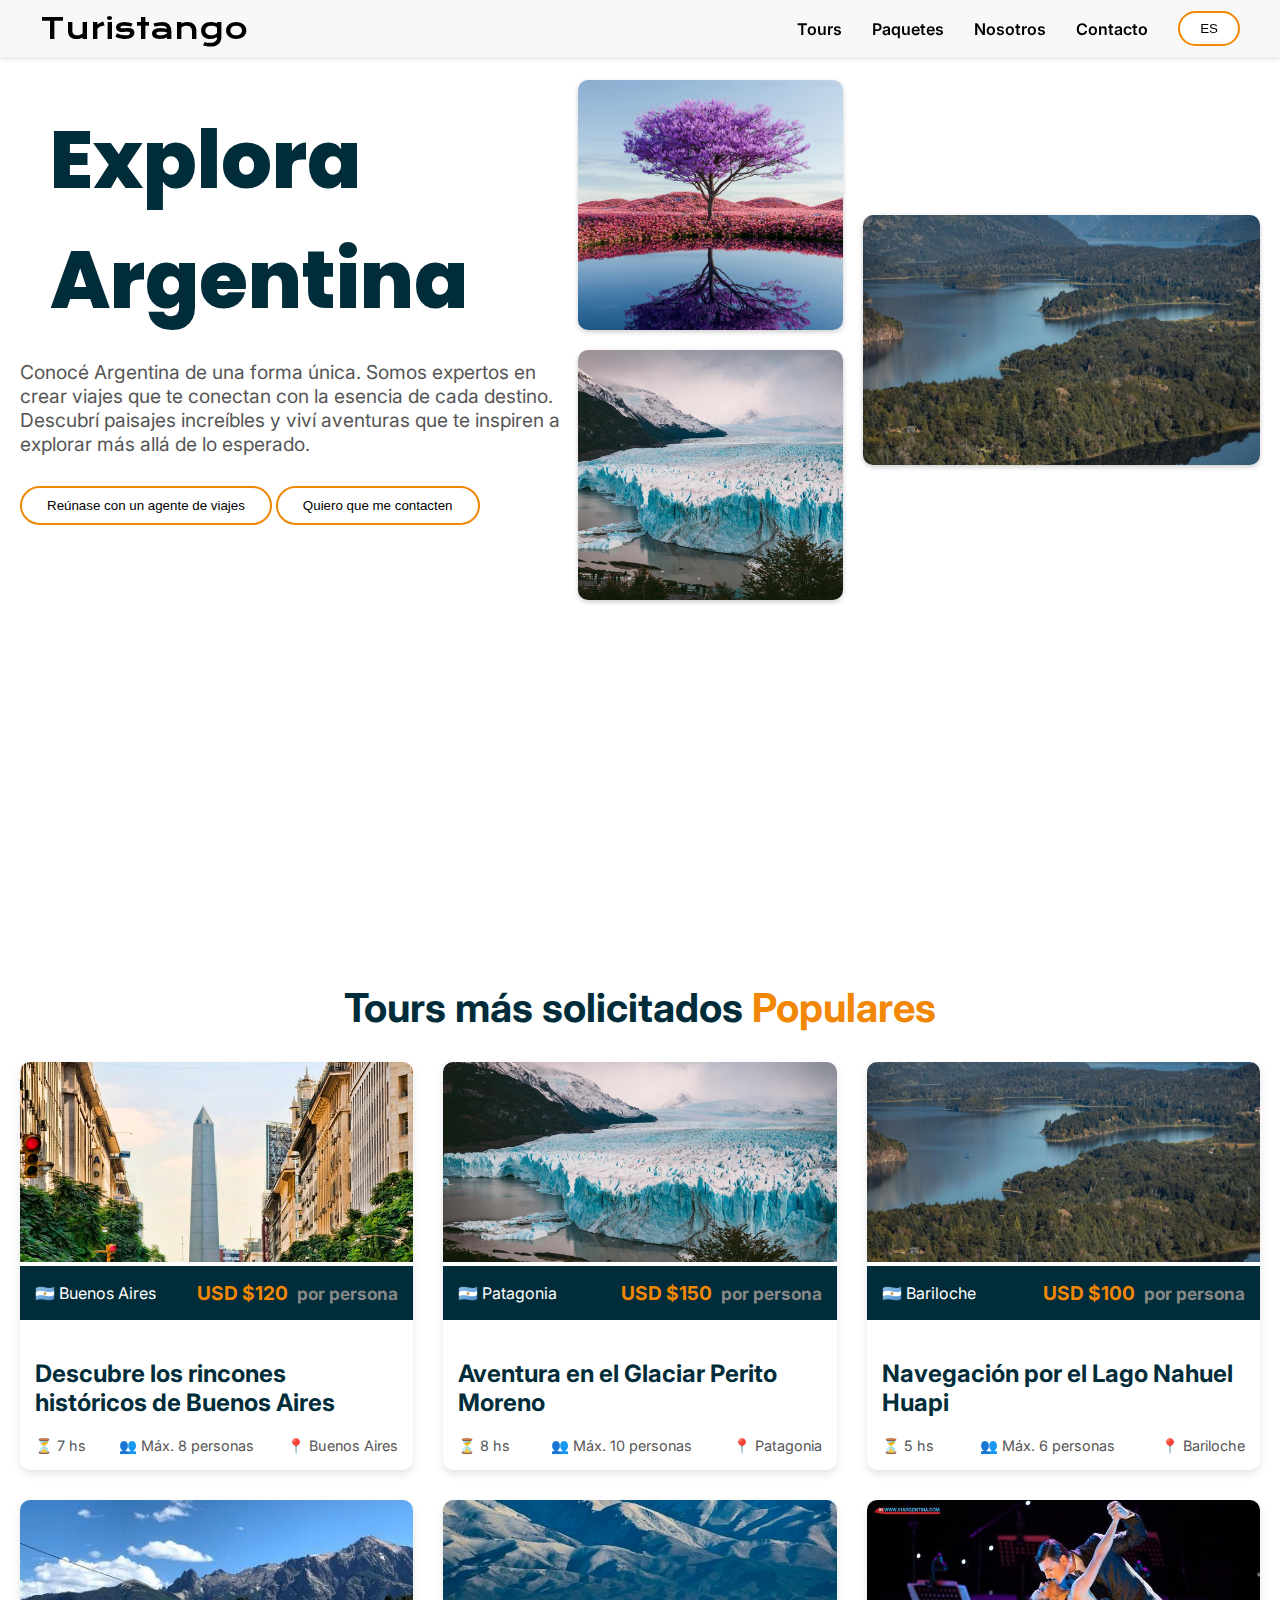
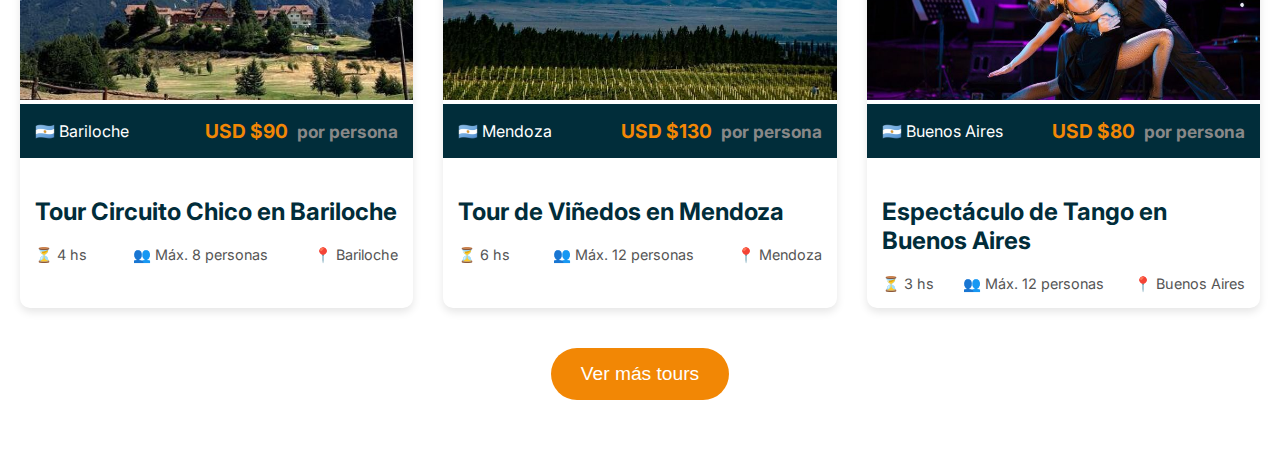
<file: turistango/index.html>
<!DOCTYPE html>
<html lang="es">
<head>
    <meta charset="UTF-8">
    <meta http-equiv="X-UA-Compatible" content="IE=edge">
    <meta name="viewport" content="width=device-width, initial-scale=1.0">
    <title>Explora Argentina - Turistango</title>
    <link rel="preconnect" href="https://fonts.googleapis.com">
    <link rel="preconnect" href="https://fonts.gstatic.com" crossorigin>
    <link href="https://fonts.googleapis.com/css2?family=Krona+One&display=swap" rel="stylesheet">
    <link href="https://fonts.googleapis.com/css2?family=Inter:wght@100..900&display=swap" rel="stylesheet">
    <link href="https://fonts.googleapis.com/css2?family=Poppins:wght@100..900&display=swap" rel="stylesheet">
    <link rel="stylesheet" href="./css/styles.css">
</head>
<body>
    <!-- Header -->
    <header>
        <div class="logo">Turistango</div>
        <nav class="nav-links" id="nav-links">
            <a href="#">Tours</a>
            <a href="#">Paquetes</a>
            <a href="#">Nosotros</a>
            <a href="#">Contacto</a>
        </nav>
        <button id="language-toggle" class="language-btn">ES</button>
    
        <!-- Botón del menú hamburguesa -->
        <div class="hamburger" id="hamburger">
            <span></span>
            <span></span>
            <span></span>
        </div>
    </header>

    <!-- Sección de inicio -->
    <section class="inicio">
        <div class="texto-inicio">
            <h1>Explora <br>Argentina</h1>
            <p>Conocé Argentina de una forma única. Somos expertos en crear viajes que te conectan con la esencia de cada destino. Descubrí paisajes increíbles y viví aventuras que te inspiren a explorar más allá de lo esperado.</p>
            <button class="action-btn">Reúnase con un agente de viajes</button>
            <button class="action-btn">Quiero que me contacten</button>
        </div>
        <div class="imagenes-inicio">
            <div class="imagenes-column">
                <img src="./img/premium_photo-1711031505781-2a45c879ceac.jpg" alt="Paisaje de Argentina 1">
                <img src="./img/hielo.jpeg" alt="Paisaje de Argentina 2">
            </div>
            <div class="imagenes-column imagen-derecha">
                <img src="./img/lago.jpeg" alt="Paisaje de Argentina 3">
            </div>
        </div>
    </section>

    <!-- Sección de TOURS POPULARES-->
    <section class="tours-populares">
        <h2 class="tours-titulo">Tours más solicitados <span class="tours-populares-destacado">Populares</span></h2>
        <div class="tours-container">
    
            <!-- Tarjeta 1 -->
            <div class="tour-card">
                <img src="./img/Buenos Aires, Argentina.jfif" alt="Descubre Buenos Aires">
                <div class="tour-info">
                    <span class="tour-location">🇦🇷 Buenos Aires</span>
                    <span class="tour-price">USD $120 <span class="per-person">por persona</span></span>
                </div>
                <div class="tour-details">
                    <h3>Descubre los rincones históricos de Buenos Aires</h3>
                    <div class="tour-extra-info">
                        <span>⏳ 7 hs</span>
                        <span>👥 Máx. 8 personas</span>
                        <span>📍 Buenos Aires</span>
                    </div>
                </div>
            </div>
    
            <!-- Tarjeta 2 -->
            <div class="tour-card">
                <img src="./img/hielo.jpeg" alt="Glaciar Perito Moreno">
                <div class="tour-info">
                    <span class="tour-location">🇦🇷 Patagonia</span>
                    <span class="tour-price">USD $150 <span class="per-person">por persona</span></span>
                </div>
                <div class="tour-details">
                    <h3>Aventura en el Glaciar Perito Moreno</h3>
                    <div class="tour-extra-info">
                        <span>⏳ 8 hs</span>
                        <span>👥 Máx. 10 personas</span>
                        <span>📍 Patagonia</span>
                    </div>
                </div>
            </div>
    
            <!-- Tarjeta 3 -->
            <div class="tour-card">
                <img src="./img/lago.jpeg" alt="Lago Nahuel Huapi">
                <div class="tour-info">
                    <span class="tour-location">🇦🇷 Bariloche</span>
                    <span class="tour-price">USD $100 <span class="per-person">por persona</span></span>
                </div>
                <div class="tour-details">
                    <h3>Navegación por el Lago Nahuel Huapi</h3>
                    <div class="tour-extra-info">
                        <span>⏳ 5 hs</span>
                        <span>👥 Máx. 6 personas</span>
                        <span>📍 Bariloche</span>
                    </div>
                </div>
            </div>
    
            <!-- Tarjeta 4 -->
            <div class="tour-card">
                <img src="./img/CIRCUITO CHICO DE BARILOCHE - Boleto a la Felicidad.jfif" alt="Circuito Chico Bariloche">
                <div class="tour-info">
                    <span class="tour-location">🇦🇷 Bariloche</span>
                    <span class="tour-price">USD $90 <span class="per-person">por persona</span></span>
                </div>
                <div class="tour-details">
                    <h3>Tour Circuito Chico en Bariloche</h3>
                    <div class="tour-extra-info">
                        <span>⏳ 4 hs</span>
                        <span>👥 Máx. 8 personas</span>
                        <span>📍 Bariloche</span>
                    </div>
                </div>
            </div>
    
            <!-- Tarjeta 5 -->
            <div class="tour-card">
                <img src="./img/7a456bab-fa19-4c22-923f-42640f0d0355.jfif" alt="Tour de Viñedos en Mendoza">
                <div class="tour-info">
                    <span class="tour-location">🇦🇷 Mendoza</span>
                    <span class="tour-price">USD $130 <span class="per-person">por persona</span></span>
                </div>
                <div class="tour-details">
                    <h3>Tour de Viñedos en Mendoza</h3>
                    <div class="tour-extra-info">
                        <span>⏳ 6 hs</span>
                        <span>👥 Máx. 12 personas</span>
                        <span>📍 Mendoza</span>
                    </div>
                </div>
            </div>
    
            <!-- Tarjeta 6 -->
            <div class="tour-card">
                <img src="./img/Shows typical of Argentina, the tango show and Gaucho party.jfif" alt="Espectáculo de Tango en Buenos Aires">
                <div class="tour-info">
                    <span class="tour-location">🇦🇷 Buenos Aires</span>
                    <span class="tour-price">USD $80 <span class="per-person">por persona</span></span>
                </div>
                <div class="tour-details">
                    <h3>Espectáculo de Tango en Buenos Aires</h3>
                    <div class="tour-extra-info">
                        <span>⏳ 3 hs</span>
                        <span>👥 Máx. 12 personas</span>
                        <span>📍 Buenos Aires</span>
                    </div>
                </div>
            </div>
        </div>
        <button class="ver-mas-tours">Ver más tours</button>
    </section>
    
    
    

<script src="./js/script.js"></script>
</body>
</html>
</file>
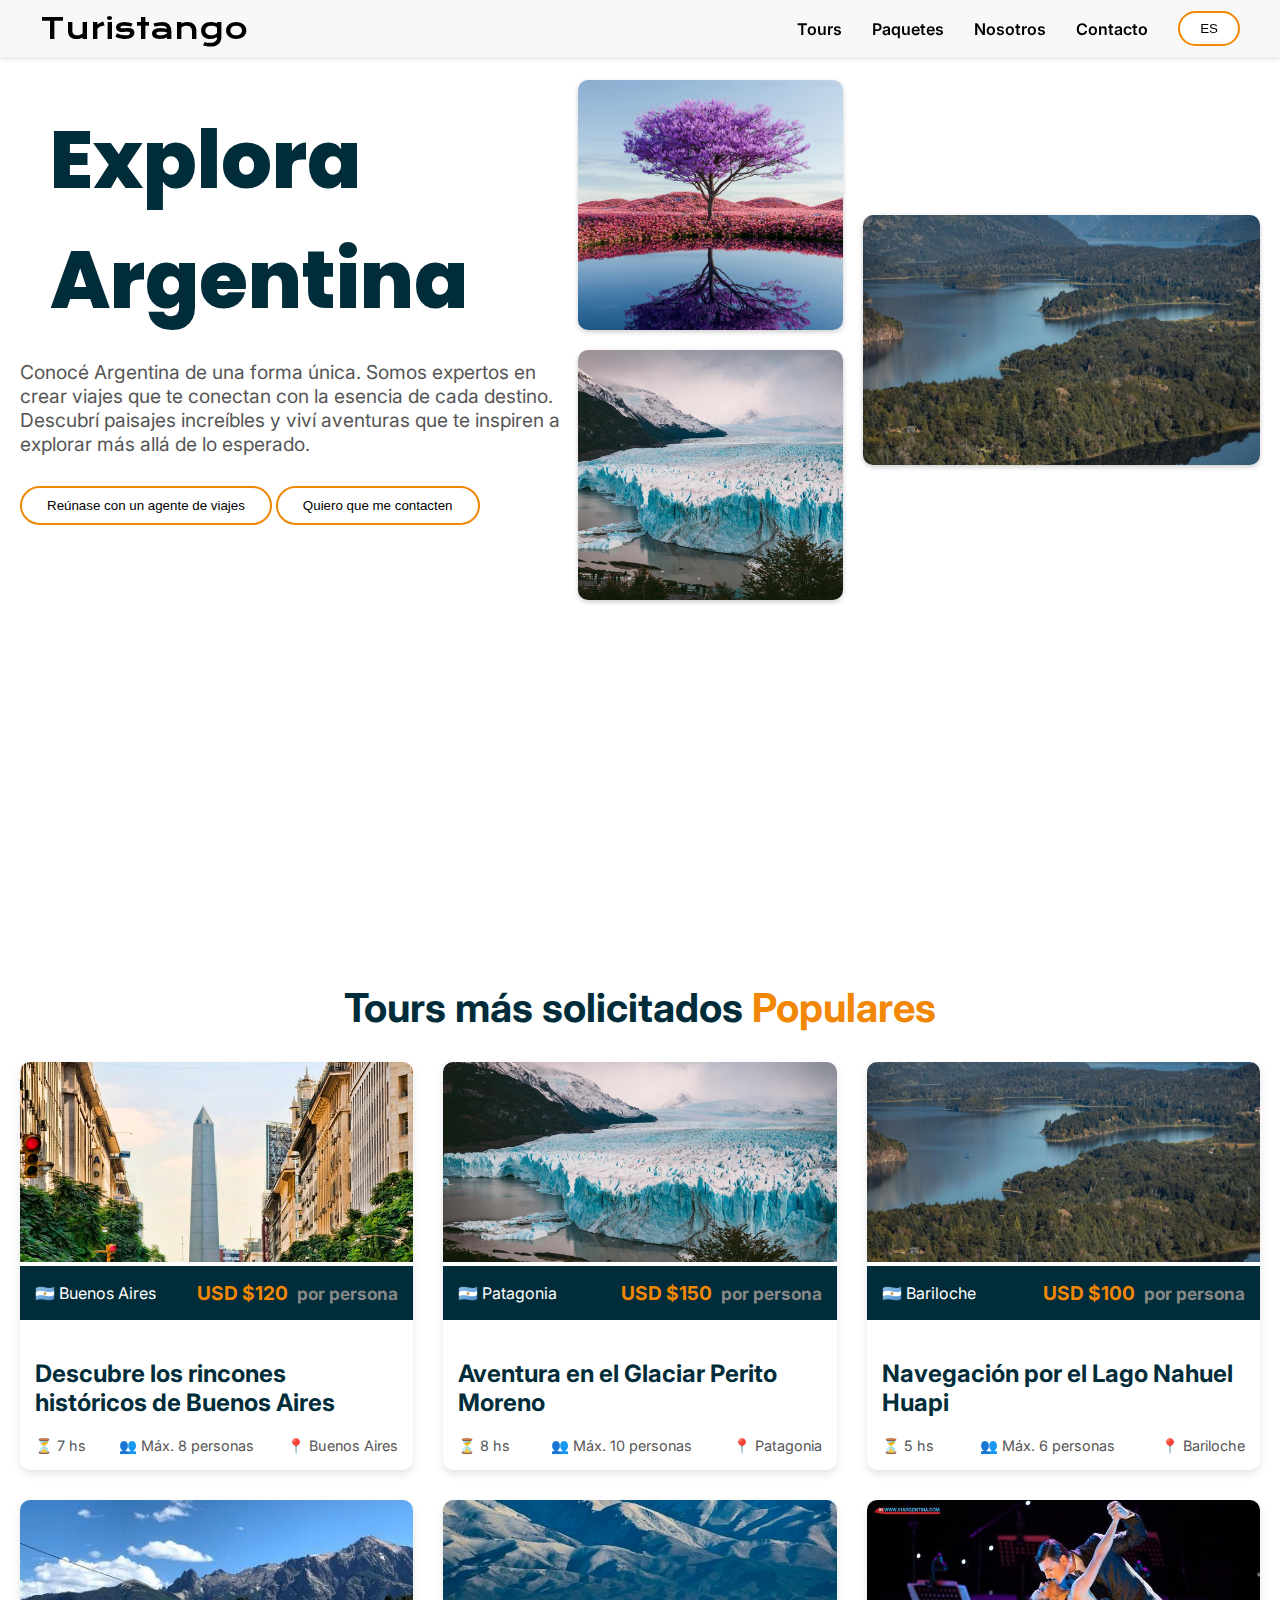
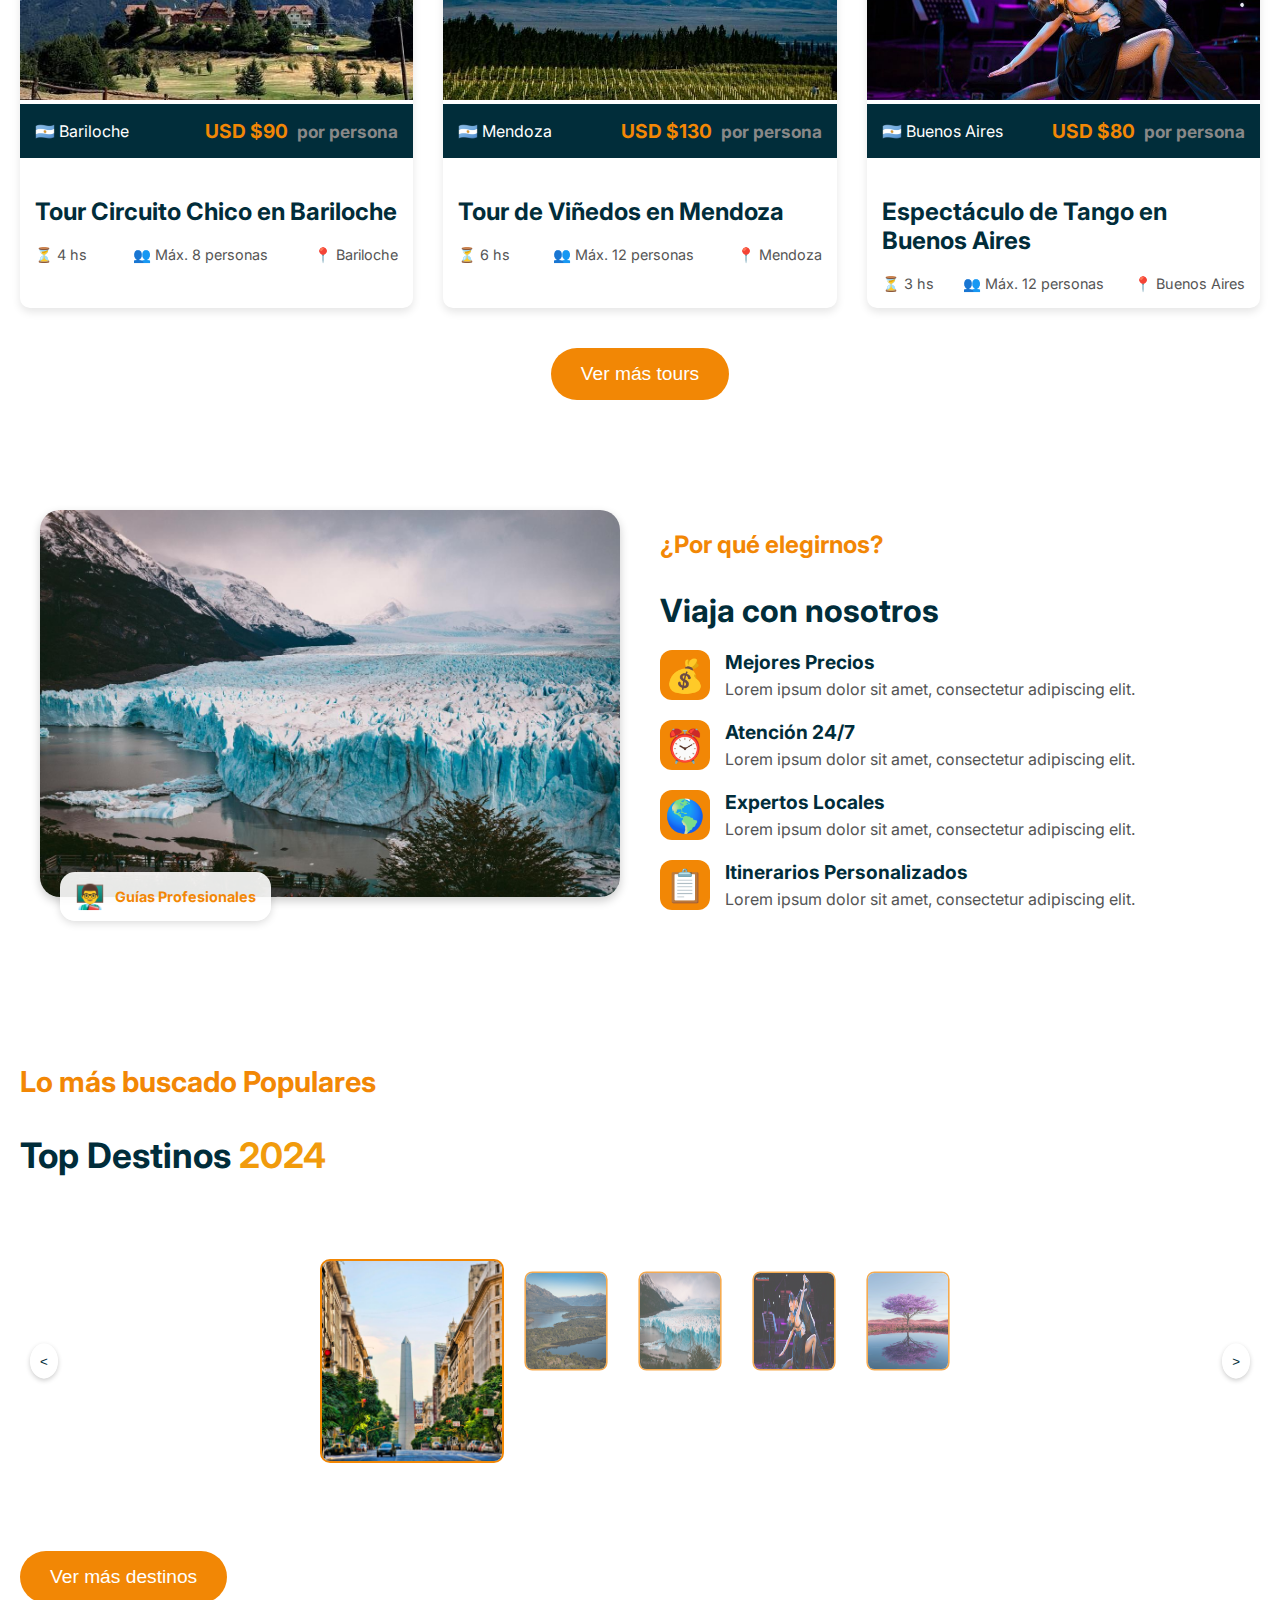
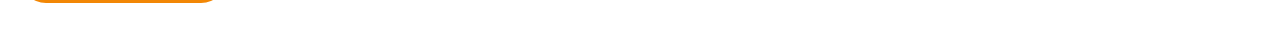
<file: turistango2/index.html>
<!DOCTYPE html>
<html lang="es">
<head>
    <meta charset="UTF-8">
    <meta http-equiv="X-UA-Compatible" content="IE=edge">
    <meta name="viewport" content="width=device-width, initial-scale=1.0">
    <title>Explora Argentina - Turistango</title>
    <link rel="preconnect" href="https://fonts.googleapis.com">
    <link rel="preconnect" href="https://fonts.gstatic.com" crossorigin>
    <link href="https://fonts.googleapis.com/css2?family=Krona+One&display=swap" rel="stylesheet">
    <link href="https://fonts.googleapis.com/css2?family=Inter:wght@100..900&display=swap" rel="stylesheet">
    <link href="https://fonts.googleapis.com/css2?family=Poppins:wght@100..900&display=swap" rel="stylesheet">
    <link rel="stylesheet" href="./css/styles.css">
</head>
<body>
    <!-- Header -->
    <header>
        <div class="logo">Turistango</div>
        <nav class="nav-links" id="nav-links">
            <a href="#">Tours</a>
            <a href="#">Paquetes</a>
            <a href="#">Nosotros</a>
            <a href="#">Contacto</a>
        </nav>
        <button id="language-toggle" class="language-btn">ES</button>
    
        <!-- Botón del menú hamburguesa -->
        <div class="hamburger" id="hamburger">
            <span></span>
            <span></span>
            <span></span>
        </div>
    </header>

    <!-- Sección de inicio -->
    <section class="inicio">
        <div class="texto-inicio">
            <h1>Explora <br>Argentina</h1>
            <p>Conocé Argentina de una forma única. Somos expertos en crear viajes que te conectan con la esencia de cada destino. Descubrí paisajes increíbles y viví aventuras que te inspiren a explorar más allá de lo esperado.</p>
            <button class="action-btn">Reúnase con un agente de viajes</button>
            <button class="action-btn">Quiero que me contacten</button>
        </div>
        <div class="imagenes-inicio">
            <div class="imagenes-column">
                <img src="./img/premium_photo-1711031505781-2a45c879ceac.jpg" alt="Paisaje de Argentina 1">
                <img src="./img/hielo.jpeg" alt="Paisaje de Argentina 2">
            </div>
            <div class="imagenes-column imagen-derecha">
                <img src="./img/lago.jpeg" alt="Paisaje de Argentina 3">
            </div>
        </div>
    </section>

    <!-- Sección de TOURS POPULARES-->
    <section class="tours-populares">
        <h2 class="tours-titulo">Tours más solicitados <span class="tours-populares-destacado">Populares</span></h2>
        <div class="tours-container">
    
            <!-- Tarjeta 1 -->
            <div class="tour-card">
                <img src="./img/Buenos Aires, Argentina.jfif" alt="Descubre Buenos Aires">
                <div class="tour-info">
                    <span class="tour-location">🇦🇷 Buenos Aires</span>
                    <span class="tour-price">USD $120 <span class="per-person">por persona</span></span>
                </div>
                <div class="tour-details">
                    <h3>Descubre los rincones históricos de Buenos Aires</h3>
                    <div class="tour-extra-info">
                        <span>⏳ 7 hs</span>
                        <span>👥 Máx. 8 personas</span>
                        <span>📍 Buenos Aires</span>
                    </div>
                </div>
            </div>
    
            <!-- Tarjeta 2 -->
            <div class="tour-card">
                <img src="./img/hielo.jpeg" alt="Glaciar Perito Moreno">
                <div class="tour-info">
                    <span class="tour-location">🇦🇷 Patagonia</span>
                    <span class="tour-price">USD $150 <span class="per-person">por persona</span></span>
                </div>
                <div class="tour-details">
                    <h3>Aventura en el Glaciar Perito Moreno</h3>
                    <div class="tour-extra-info">
                        <span>⏳ 8 hs</span>
                        <span>👥 Máx. 10 personas</span>
                        <span>📍 Patagonia</span>
                    </div>
                </div>
            </div>
    
            <!-- Tarjeta 3 -->
            <div class="tour-card">
                <img src="./img/lago.jpeg" alt="Lago Nahuel Huapi">
                <div class="tour-info">
                    <span class="tour-location">🇦🇷 Bariloche</span>
                    <span class="tour-price">USD $100 <span class="per-person">por persona</span></span>
                </div>
                <div class="tour-details">
                    <h3>Navegación por el Lago Nahuel Huapi</h3>
                    <div class="tour-extra-info">
                        <span>⏳ 5 hs</span>
                        <span>👥 Máx. 6 personas</span>
                        <span>📍 Bariloche</span>
                    </div>
                </div>
            </div>
    
            <!-- Tarjeta 4 -->
            <div class="tour-card">
                <img src="./img/CIRCUITO CHICO DE BARILOCHE - Boleto a la Felicidad.jfif" alt="Circuito Chico Bariloche">
                <div class="tour-info">
                    <span class="tour-location">🇦🇷 Bariloche</span>
                    <span class="tour-price">USD $90 <span class="per-person">por persona</span></span>
                </div>
                <div class="tour-details">
                    <h3>Tour Circuito Chico en Bariloche</h3>
                    <div class="tour-extra-info">
                        <span>⏳ 4 hs</span>
                        <span>👥 Máx. 8 personas</span>
                        <span>📍 Bariloche</span>
                    </div>
                </div>
            </div>
    
            <!-- Tarjeta 5 -->
            <div class="tour-card">
                <img src="./img/7a456bab-fa19-4c22-923f-42640f0d0355.jfif" alt="Tour de Viñedos en Mendoza">
                <div class="tour-info">
                    <span class="tour-location">🇦🇷 Mendoza</span>
                    <span class="tour-price">USD $130 <span class="per-person">por persona</span></span>
                </div>
                <div class="tour-details">
                    <h3>Tour de Viñedos en Mendoza</h3>
                    <div class="tour-extra-info">
                        <span>⏳ 6 hs</span>
                        <span>👥 Máx. 12 personas</span>
                        <span>📍 Mendoza</span>
                    </div>
                </div>
            </div>
    
            <!-- Tarjeta 6 -->
            <div class="tour-card">
                <img src="./img/Shows typical of Argentina, the tango show and Gaucho party.jfif" alt="Espectáculo de Tango en Buenos Aires">
                <div class="tour-info">
                    <span class="tour-location">🇦🇷 Buenos Aires</span>
                    <span class="tour-price">USD $80 <span class="per-person">por persona</span></span>
                </div>
                <div class="tour-details">
                    <h3>Espectáculo de Tango en Buenos Aires</h3>
                    <div class="tour-extra-info">
                        <span>⏳ 3 hs</span>
                        <span>👥 Máx. 12 personas</span>
                        <span>📍 Buenos Aires</span>
                    </div>
                </div>
            </div>
        </div>
        <button class="ver-mas-tours">Ver más tours</button>
    </section>
    
        <!-- Sección de VIAJA CON NOSOTROS-->
<section class="why-choose-us">
    <div class="why-choose-us-content">
        <div class="image-container">
            <img src="./img/hielo.jpeg" alt="Paisaje de montañas en Argentina">
            <div class="badge">
                <span>👨‍🏫</span>
                <p>Guías Profesionales</p>
            </div>
        </div>
        
        <div class="info-container">
            <h2>¿Por qué elegirnos?</h2>
            <h3>Viaja con nosotros</h3>
            
            <div class="info-item">
                <div class="icon">💰</div>
                <div class="info-text">
                    <h4>Mejores Precios</h4>
                    <p>Lorem ipsum dolor sit amet, consectetur adipiscing elit.</p>
                </div>
            </div>
            
            <div class="info-item">
                <div class="icon">⏰</div>
                <div class="info-text">
                    <h4>Atención 24/7</h4>
                    <p>Lorem ipsum dolor sit amet, consectetur adipiscing elit.</p>
                </div>
            </div>
            
            <div class="info-item">
                <div class="icon">🌎</div>
                <div class="info-text">
                    <h4>Expertos Locales</h4>
                    <p>Lorem ipsum dolor sit amet, consectetur adipiscing elit.</p>
                </div>
            </div>
            
            <div class="info-item">
                <div class="icon">📋</div>
                <div class="info-text">
                    <h4>Itinerarios Personalizados</h4>
                    <p>Lorem ipsum dolor sit amet, consectetur adipiscing elit.</p>
                </div>
            </div>
        </div>
    </div>
</section>

<!-- Sección de Top Destinos -->
<section class="top-destinos">
    <h2 class="top-destinos-title">Lo más buscado <span class="highlight">Populares</span></h2>
    <h3 class="top-destinos-subtitle">Top Destinos <span class="year">2024</span></h3>
    <div class="carousel-container">
        <button class="carousel-btn carousel-btn-left">&lt;</button>
        
        <div class="carousel-wrapper">
            <img src="./img/Buenos Aires, Argentina.jfif" class="carousel-image main" alt="Destino 1">
            <img src="./img/lago.jpeg" class="carousel-image side" alt="Destino 2">
            <img src="./img/hielo.jpeg" class="carousel-image side" alt="Destino 3">
            <img src="./img/Shows typical of Argentina, the tango show and Gaucho party.jfif" class="carousel-image side" alt="Destino 4">
            <img src="./img/premium_photo-1711031505781-2a45c879ceac.jpg" class="carousel-image side" alt="Destino 5">
        </div>

        <button class="carousel-btn carousel-btn-right">&gt;</button>
    </div>
    <button class="carousel-ver-mas">Ver más destinos</button>
</section>









<script src="./js/script.js"></script>
</body>
</html>
</file>
<file: turistango/css/styles.css>
/* Estilos globales */
html, body {
    height: 100%;
    margin: 0;
    padding: 0;
    font-family: "Inter", sans-serif;
    background-color: #ffffff;
}


/* HEADER */
/******************************************************/
/******************************************************/
/******************************************************/
header {
    position: fixed; 
    top: 0;
    left: 0;
    width: 100vw; 
    display: flex;
    justify-content: space-between; 
    align-items: center; 
    padding: 10px 40px; 
    background-color: #f8f8f8;
    box-shadow: 0 2px 5px rgba(0, 0, 0, 0.1);
    z-index: 1000; 
    box-sizing: border-box; 
}

.logo {
    font-size: 1.8em;
    font-family: 'Krona One', sans-serif;
    color: black;
}

.nav-links {
    display: flex;
    gap: 30px;
    margin-left: auto;
}

.nav-links a {
    text-decoration: none;
    color: black;
    font-weight: 600;
    font-size: 1em;
}

.nav-links a:hover {
    color: #F19B0C;
}

.hamburger {
    display: none;
    flex-direction: column;
    cursor: pointer;
}

.hamburger span {
    height: 3px;
    width: 25px;
    background-color: #012D3A;
    margin-bottom: 4px;
    border-radius: 5px;
}
.language-btn {
    padding: 8px 20px;
    border: 2px solid #F28705;
    background-color: #fff;
    color: #000;
    cursor: pointer;
    border-radius: 20px;
    transition: background-color 0.3s, color 0.3s;
    margin-left: 30px;
}

.language-btn:hover {
    background-color: #F28705;
    color: #fff;
}


/* SECCION DE INICIO, 1 PARTE DE LA PAGINA*/
/******************************************************/
/******************************************************/
/******************************************************/
.inicio {
    display: flex;
    justify-content: space-between;
    align-items: flex-start;
    padding: 50px 20px;
    height: 100vh;
    box-sizing: border-box;
}

.texto-inicio {
    max-width: 45%;
}

.texto-inicio h1 {
    margin-top: 50px;
    font-family: "Poppins", sans-serif;
    font-weight: 800;
    font-size: 5em;
    color: #012D3A;
    margin-bottom: 20px;
    white-space: pre-wrap;
    margin-left: 30px;
}

.texto-inicio p {
    font-size: 1.2em;
    color: #555;
    margin-bottom: 30px;
}

.action-btn {
    padding: 10px 25px;
    border: 2px solid #F28705;
    background-color: #fff;
    color: #000;
    cursor: pointer;
    border-radius: 20px;
    transition: background-color 0.3s, color 0.3s;
    display: inline-block;
    margin-bottom: 15px;
    width: fit-content;
}

.action-btn:hover {
    background-color: #F28705;
    color: #fff;
}

.imagenes-inicio {
    display: grid;
    grid-template-columns: 1fr 1.5fr; /* Dos columnas: izquierda y derecha */
    gap: 20px;
    align-items: center; /* Alinea verticalmente las imágenes */
    margin-top: 30px;
}

.imagenes-column {
    display: grid;
    gap: 20px;
}

.imagenes-column img {
    width: 100%;
    object-fit: cover;
    border-radius: 10px;
    box-shadow: 0 2px 5px rgba(0, 0, 0, 0.2);
}

/* Tamaño igual para las imágenes de la izquierda */
.imagenes-column img:nth-child(1),
.imagenes-column img:nth-child(2) {
    height: 250px; /* Ajustamos el tamaño para que queden bien alineadas */
}

/* Imagen derecha más grande */
.imagen-derecha img {
    width: 100%;
    height: 500px; /* Hacemos la imagen más alta */
    object-fit: cover;
    border-radius: 10px;
    box-shadow: 0 2px 5px rgba(0, 0, 0, 0.2);
}


/* SECCION DE TOUR MAS POPULARES PARTE 2 DE LA PAGINA*/
/******************************************************/
/******************************************************/
/******************************************************/

/* Sección de Tours Populares */
/* Sección de Tours Populares */
.tours-populares {
    padding: 50px 20px;
    text-align: center;
    background-color: #ffffff;
}

.tours-titulo {
    font-size: 2.5em;
    color: #012D3A;
    margin-bottom: 30px;
}

.tours-populares-destacado {
    color: #F28705;
}

.tours-container {
    display: grid;
    grid-template-columns: repeat(3, 1fr);
    gap: 30px;
}

.tour-card {
    background-color: white;
    border-radius: 10px;
    overflow: hidden;
    box-shadow: 0 4px 8px rgba(0, 0, 0, 0.1);
    transition: transform 0.3s ease;
}

.tour-card:hover {
    transform: translateY(-5px);
}

.tour-card img {
    width: 100%;
    height: 200px;
    object-fit: cover;
}

.tour-info {
    background-color: #012D3A;
    color: white;
    padding: 15px;
    display: flex;
    justify-content: space-between;
    align-items: center;
}

.tour-location {
    font-size: 1em;
}

.tour-price {
    color: #F28705;
    font-size: 1.2em;
    font-weight: bold;
}

.per-person {
    color: #888;
    font-size: 0.9em;
    margin-left: 5px;
}

.tour-details {
    padding: 15px;
    text-align: left;
}

.tour-details h3 {
    font-size: 1.5em;
    color: #012D3A;
    margin-bottom: 10px;
}

.tour-extra-info {
    font-size: 0.9em;
    color: #555;
    display: flex;
    justify-content: space-between;
    flex-wrap: wrap;
}

.tour-extra-info span {
    display: inline-block;
    margin-top: 10px;
}

.ver-mas-tours {
    background-color: #F28705;
    color: white;
    border: none;
    padding: 15px 30px;
    font-size: 1.2em;
    border-radius: 50px;
    cursor: pointer;
    transition: background-color 0.3s ease;
    margin-top: 40px;
}

.ver-mas-tours:hover {
    background-color: #012D3A;
}


/* Ocultar los enlaces del menú y mostrar la hamburguesa en pantallas pequeñas */
@media (max-width: 1200px) {
    .tours-container {
        grid-template-columns: repeat(2, 1fr);
    }
}

@media (max-width: 768px) {
    
    .nav-links {
        display: none; /* Ocultar el menú en pantallas pequeñas */
        position: absolute; /* Hacerlo aparecer en una posición flotante */
        top: 60px; /* Ajustar la posición del menú cuando se muestra */
        right: 20px;
        background-color: #f8f8f8;
        width: 50%;
        flex-direction: column; /* Cambiar la dirección a columna */
        gap: 15px;
        padding: 10px;
        box-shadow: 0 2px 5px rgba(0, 0, 0, 0.1);
        border-radius: 10px;
    }

    .hamburger {
        display: flex; /* Mostrar el menú hamburguesa */
        flex-direction: column;
        cursor: pointer;
        z-index: 1001; /* Asegurarnos de que el botón esté por encima */
    }

    .hamburger span {
        height: 3px;
        width: 25px;
        background-color: #012D3A;
        margin-bottom: 4px;
        border-radius: 5px;
        transition: all 0.3s;
    }

    /* Cuando el menú esté abierto */
    .nav-open .nav-links {
        display: flex; /* Mostrar el menú */
    }

    .nav-open .hamburger span:nth-child(1) {
        transform: rotate(45deg) translate(5px, 5px);
    }

    .nav-open .hamburger span:nth-child(2) {
        opacity: 0; /* Ocultar la línea del medio */
    }

    .nav-open .hamburger span:nth-child(3) {
        transform: rotate(-45deg) translate(5px, -5px);
    }

    .tours-container {
        grid-template-columns: 1fr;
    }

    .tour-extra-info {
        flex-direction: column;
    }
}
</file>
<file: turistango2/css/styles.css>
/* Estilos globales */
html, body {
    height: 100%;
    margin: 0;
    padding: 0;
    font-family: "Inter", sans-serif;
    background-color: #ffffff;
}


/* HEADER */
/******************************************************/
/******************************************************/
/******************************************************/
header {
    position: fixed; 
    top: 0;
    left: 0;
    width: 100vw; 
    display: flex;
    justify-content: space-between; 
    align-items: center; 
    padding: 10px 40px; 
    background-color: #f8f8f8;
    box-shadow: 0 2px 5px rgba(0, 0, 0, 0.1);
    z-index: 1000; 
    box-sizing: border-box; 
}

.logo {
    font-size: 1.8em;
    font-family: 'Krona One', sans-serif;
    color: black;
}

.nav-links {
    display: flex;
    gap: 30px;
    margin-left: auto;
}

.nav-links a {
    text-decoration: none;
    color: black;
    font-weight: 600;
    font-size: 1em;
}

.nav-links a:hover {
    color: #F19B0C;
}

.hamburger {
    display: none;
    flex-direction: column;
    cursor: pointer;
}

.hamburger span {
    height: 3px;
    width: 25px;
    background-color: #012D3A;
    margin-bottom: 4px;
    border-radius: 5px;
}
.language-btn {
    padding: 8px 20px;
    border: 2px solid #F28705;
    background-color: #fff;
    color: #000;
    cursor: pointer;
    border-radius: 20px;
    transition: background-color 0.3s, color 0.3s;
    margin-left: 30px;
}

.language-btn:hover {
    background-color: #F28705;
    color: #fff;
}


/* SECCION DE INICIO, 1 PARTE DE LA PAGINA*/
/******************************************************/
/******************************************************/
/******************************************************/
.inicio {
    display: flex;
    justify-content: space-between;
    align-items: flex-start;
    padding: 50px 20px;
    height: 100vh;
    box-sizing: border-box;
}

.texto-inicio {
    max-width: 45%;
}

.texto-inicio h1 {
    margin-top: 50px;
    font-family: "Poppins", sans-serif;
    font-weight: 800;
    font-size: 5em;
    color: #012D3A;
    margin-bottom: 20px;
    white-space: pre-wrap;
    margin-left: 30px;
}

.texto-inicio p {
    font-size: 1.2em;
    color: #555;
    margin-bottom: 30px;
}

.action-btn {
    padding: 10px 25px;
    border: 2px solid #F28705;
    background-color: #fff;
    color: #000;
    cursor: pointer;
    border-radius: 20px;
    transition: background-color 0.3s, color 0.3s;
    display: inline-block;
    margin-bottom: 15px;
    width: fit-content;
}

.action-btn:hover {
    background-color: #F28705;
    color: #fff;
}

.imagenes-inicio {
    display: grid;
    grid-template-columns: 1fr 1.5fr; /* Dos columnas: izquierda y derecha */
    gap: 20px;
    align-items: center; /* Alinea verticalmente las imágenes */
    margin-top: 30px;
}

.imagenes-column {
    display: grid;
    gap: 20px;
}

.imagenes-column img {
    width: 100%;
    object-fit: cover;
    border-radius: 10px;
    box-shadow: 0 2px 5px rgba(0, 0, 0, 0.2);
}

/* Tamaño igual para las imágenes de la izquierda */
.imagenes-column img:nth-child(1),
.imagenes-column img:nth-child(2) {
    height: 250px; /* Ajustamos el tamaño para que queden bien alineadas */
}

/* Imagen derecha más grande */
.imagen-derecha img {
    width: 100%;
    height: 500px; /* Hacemos la imagen más alta */
    object-fit: cover;
    border-radius: 10px;
    box-shadow: 0 2px 5px rgba(0, 0, 0, 0.2);
}


/* SECCION DE TOUR MAS POPULARES PARTE 2 DE LA PAGINA*/
/******************************************************/
/******************************************************/
/******************************************************/

/* Sección de Tours Populares */

.tours-populares {
    padding: 50px 20px;
    text-align: center;
    background-color: #ffffff;
}

.tours-titulo {
    font-size: 2.5em;
    color: #012D3A;
    margin-bottom: 30px;
}

.tours-populares-destacado {
    color: #F28705;
}

.tours-container {
    display: grid;
    grid-template-columns: repeat(3, 1fr);
    gap: 30px;
}

.tour-card {
    background-color: white;
    border-radius: 10px;
    overflow: hidden;
    box-shadow: 0 4px 8px rgba(0, 0, 0, 0.1);
    transition: transform 0.3s ease;
}

.tour-card:hover {
    transform: translateY(-5px);
}

.tour-card img {
    width: 100%;
    height: 200px;
    object-fit: cover;
}

.tour-info {
    background-color: #012D3A;
    color: white;
    padding: 15px;
    display: flex;
    justify-content: space-between;
    align-items: center;
}

.tour-location {
    font-size: 1em;
}

.tour-price {
    color: #F28705;
    font-size: 1.2em;
    font-weight: bold;
}

.per-person {
    color: #888;
    font-size: 0.9em;
    margin-left: 5px;
}

.tour-details {
    padding: 15px;
    text-align: left;
}

.tour-details h3 {
    font-size: 1.5em;
    color: #012D3A;
    margin-bottom: 10px;
}

.tour-extra-info {
    font-size: 0.9em;
    color: #555;
    display: flex;
    justify-content: space-between;
    flex-wrap: wrap;
}

.tour-extra-info span {
    display: inline-block;
    margin-top: 10px;
}

.ver-mas-tours {
    background-color: #F28705;
    color: white;
    border: none;
    padding: 15px 30px;
    font-size: 1.2em;
    border-radius: 50px;
    cursor: pointer;
    transition: background-color 0.3s ease;
    margin-top: 40px;
}

.ver-mas-tours:hover {
    background-color: #012D3A;
}


/* SECCION DE VIAJA CON NOSOTROS PARTE 3 DE LA PAGINA*/
/******************************************************/
/******************************************************/
/******************************************************/
/* Section: Why Choose Us */

.why-choose-us {
    display: flex;
    justify-content: center;
    align-items: center;
    padding: 60px 20px;
    background-color: #ffffff;
}

.why-choose-us-content {
    display: flex;
    max-width: 1200px;
    gap: 40px;
    align-items: flex-start;
}

.image-container {
    position: relative;
    flex: 1;
}

.image-container img {
    width: 100%;
    border-radius: 20px;
    box-shadow: 0 4px 10px rgba(0, 0, 0, 0.2);
}

.badge {
    position: absolute;
    bottom: -20px;
    left: 20px;
    background-color: rgba(255, 255, 255, 0.9);
    padding: 10px 15px;
    border-radius: 15px;
    display: flex;
    align-items: center;
    gap: 10px;
    box-shadow: 0 2px 8px rgba(0, 0, 0, 0.15);
}

.badge span {
    font-size: 1.5em;
}

.badge p {
    margin: 0;
    font-size: 0.9em;
    font-weight: bold;
    color: #F28705;
}

.info-container {
    flex: 1;
}

.info-container h2 {
    font-size: 1.5em;
    color: #F28705;
}

.info-container h3 {
    font-size: 2em;
    margin-bottom: 20px;
    color: #012D3A;
}

.info-item {
    display: flex;
    align-items: flex-start;
    margin-bottom: 20px;
}

.icon {
    font-size: 2em;
    background-color: #F28705;
    color: #ffffff;
    width: 50px;
    height: 50px;
    border-radius: 12px;
    display: flex;
    justify-content: center;
    align-items: center;
    margin-right: 15px;
}

.info-text h4 {
    margin: 0;
    font-size: 1.2em;
    color: #012D3A;
}

.info-text p {
    margin: 5px 0 0;
    color: #555;
}


/* SECCION DE TOP DESTINOS PARTE 4 DE LA PAGINA*/
/******************************************************/
/******************************************************/
/******************************************************/
/* Sección de Top Destinos */

.top-destinos {
    padding: 50px 20px;
    text-align: left; /* Alineación izquierda */
    background-color: #ffffff;
}

.top-destinos-title {
    font-size: 1.8em; /* Tamaño reducido */
    color: #F28705; /* Naranja */
    margin-bottom: 10px;
}

.top-destinos-subtitle {
    font-size: 2.2em; /* Tamaño aumentado */
    color: #012D3A; /* Negro */
}

.year {
    color: #F19B0C; /* Amarillo */
}

.carousel-container {
    display: flex;
    justify-content: center;
    align-items: center;
    position: relative;
    height: 300px; /* Altura ajustada para el carrusel */
    overflow: hidden; /* Oculta las imágenes fuera del área visible */
}

.carousel-wrapper {
    display: flex;
    transition: transform 0.5s ease;
}

.carousel-image {
    transition: transform 0.5s ease, opacity 0.5s ease;
    border-radius: 10px; /* Bordes redondeados */
    border: 2px solid #F28705; /* Borde naranja */
    margin: 0 5px; /* Espacio entre imágenes */
}

.carousel-image.main {
    min-width: 180px; /* Tamaño ajustado para la imagen principal */
    height: 200px; /* Ajustar altura */
    object-fit: cover; /* Mantiene la relación de aspecto */
}

.carousel-image.side {
    width: 100px; /* Tamaño reducido para imágenes laterales */
    height: 120px; /* Ajustar altura */
    opacity: 0.7; /* Un poco difuminadas */
    transform: scale(0.8); /* Escalar ligeramente las imágenes laterales */
}

.carousel-btn {
    position: absolute;
    top: 50%;
    transform: translateY(-50%);
    background-color: rgba(255, 255, 255, 0.8);
    border: none;
    color: #012D3A;
    padding: 10px;
    cursor: pointer;
    border-radius: 50%;
    box-shadow: 0 2px 5px rgba(0, 0, 0, 0.2);
    z-index: 10;
}

.carousel-btn-left {
    left: 10px; /* Botón de la izquierda */
}

.carousel-btn-right {
    right: 10px; /* Botón de la derecha */
}

.carousel-ver-mas {
    background-color: #F28705;
    color: white;
    border: none;
    padding: 15px 30px;
    font-size: 1.2em;
    border-radius: 50px;
    cursor: pointer;
    transition: background-color 0.3s ease;
    margin-top: 40px;
}

.carousel-ver-mas:hover {
    background-color: #012D3A;
}


/* Media Queries */

/* HEADER */
@media (max-width: 768px) {
    .nav-links {
        display: none; 
        position: absolute; 
        top: 60px; 
        right: 20px;
        background-color: #f8f8f8;
        width: 50%;
        flex-direction: column;
        gap: 15px;
        padding: 10px;
        box-shadow: 0 2px 5px rgba(0, 0, 0, 0.1);
        border-radius: 10px;
    }

    .hamburger {
        display: flex;
        flex-direction: column;
        cursor: pointer;
        z-index: 1001; 
    }

    .hamburger span {
        height: 3px;
        width: 25px;
        background-color: #012D3A;
        margin-bottom: 4px;
        border-radius: 5px;
        transition: all 0.3s;
    }

    /* Cuando el menú esté abierto */
    .nav-open .nav-links {
        display: flex; 
    }

    .nav-open .hamburger span:nth-child(1) {
        transform: rotate(45deg) translate(5px, 5px);
    }

    .nav-open .hamburger span:nth-child(2) {
        opacity: 0; 
    }

    .nav-open .hamburger span:nth-child(3) {
        transform: rotate(-45deg) translate(5px, -5px);
    }
/* Media Queries para carousel*/
.carousel-container {
    height: 200px; /* Altura ajustada para pantallas pequeñas */
}

.carousel-image.main {
    height: 150px; /* Ajustar altura para la imagen principal */
}

.carousel-image.side {
    width: 80px; /* Ajustar tamaño de imágenes laterales */
    height: 100px; /* Ajustar tamaño de imágenes laterales */
}

.top-destinos-title {
    font-size: 1.5em; /* Ajustar tamaño de títulos */
}

.top-destinos-subtitle {
    font-size: 1.8em; /* Ajustar tamaño de subtítulo */
}
}


/* SECCIÓN DE INICIO */
@media (max-width: 1024px) {
    .imagenes-inicio {
        display: none; 
    }
}

@media (max-width: 768px) {
    .inicio {
        flex-direction: column; 
        align-items: center;
        height: auto;
    }

    .texto-inicio {
        max-width: 100%;
        text-align: center;
    }
}

/* SECCIÓN DE TOURS POPULARES */
@media (max-width: 1200px) {
    .tours-container {
        grid-template-columns: repeat(2, 1fr); 
    }
}

@media (max-width: 768px) {
    .tours-container {
        grid-template-columns: 1fr; 
    }
}

/* SECCIÓN DE VIAJA CON NOSOTROS */
.why-choose-us {
    display: flex;
    justify-content: center;
    align-items: center;
    padding: 60px 20px;
    background-color: #ffffff;
}

.why-choose-us-content {
    display: flex;
    max-width: 1200px;
    gap: 40px;
    align-items: flex-start;
}

@media (max-width: 1024px) {
    .why-choose-us-content {
        flex-direction: column; 
        align-items: center;
        text-align: center;
    }

    .image-container {
        order: 1; 
        width: 100%; 
    }

    .info-container {
        order: 2; 
        width: 100%; 
        padding: 20px; 
    }
}

@media (max-width: 768px) {
    .why-choose-us-content {
        flex-direction: column;
        align-items: center;
    }

    .image-container {
        width: 100%; 
    }

    .info-container {
        width: 100%; 
    }
}

/* Ajustes generales para pantallas pequeñas */
@media (max-width: 480px) {
    .texto-inicio h1 {
        font-size: 3em; 
    }

    .texto-inicio p {
        font-size: 1em; 
    }

    .action-btn {
        padding: 8px 15px; 
        font-size: 0.9em; 
    }

    .ver-mas-tours {
        padding: 10px 20px; 
        font-size: 1em;
    }
}

/* Ajustes de márgenes y paddings para pantallas pequeñas */
@media (max-width: 768px) {
    .tours-titulo {
        font-size: 2em; 
    }
}
</file>
